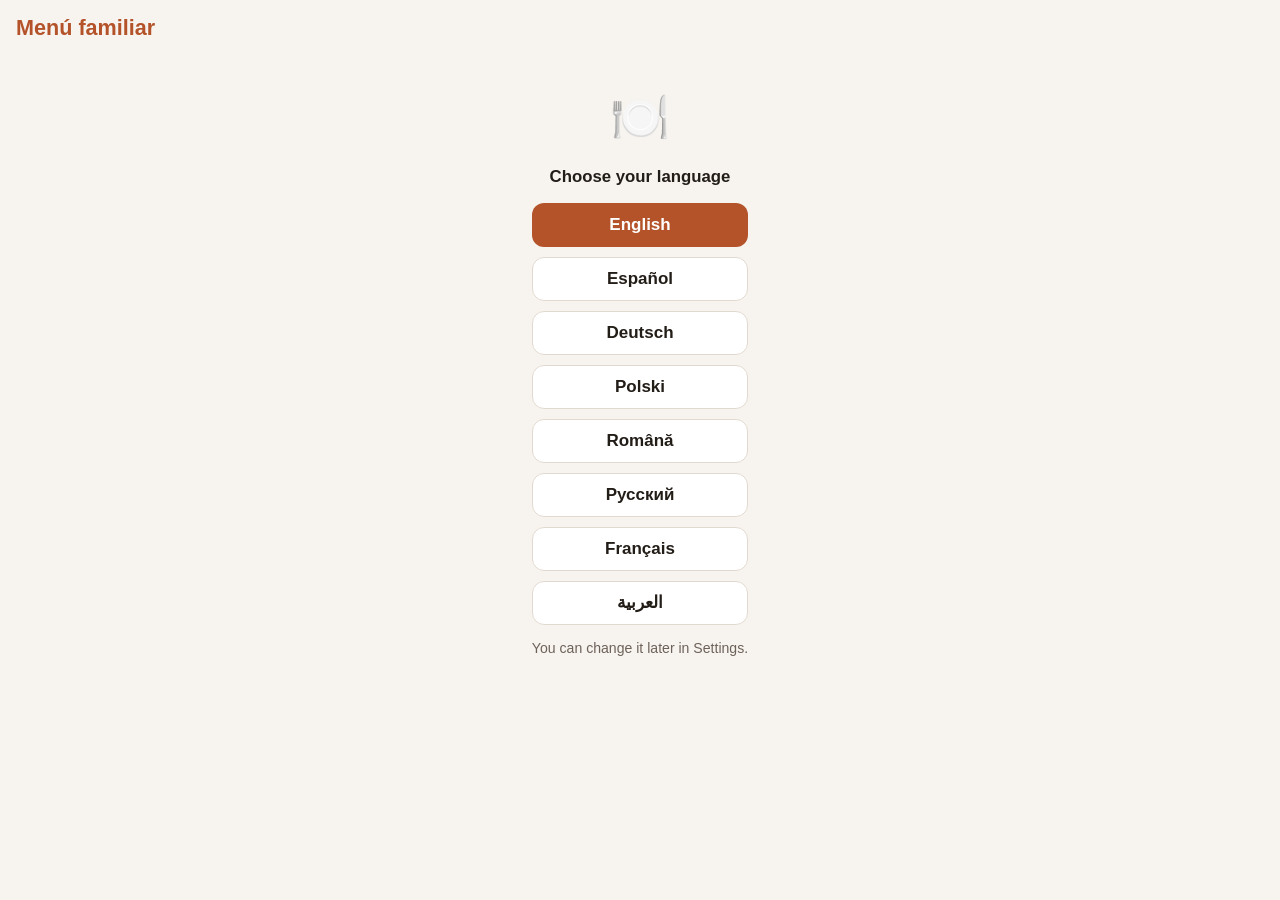
<file: index.html>
<!doctype html>
<html lang="es">
<head>
  <meta charset="utf-8">
  <meta name="viewport" content="width=device-width, initial-scale=1, viewport-fit=cover">
  <title>Menú familiar</title>
  <meta name="description" content="Planifica las comidas de la semana con vuestros platos de siempre, por colores, y alguna idea nueva de vez en cuando.">
  <meta name="theme-color" content="#f7f4ef" media="(prefers-color-scheme: light)">
  <meta name="theme-color" content="#151311" media="(prefers-color-scheme: dark)">
  <meta name="apple-mobile-web-app-capable" content="yes">
  <meta name="mobile-web-app-capable" content="yes">
  <meta name="apple-mobile-web-app-title" content="Menú familiar">
  <meta name="apple-mobile-web-app-status-bar-style" content="default">
  <link rel="manifest" href="manifest.webmanifest">
  <link rel="apple-touch-icon" href="icons/apple-touch-icon.png">
  <link rel="icon" type="image/png" href="icons/icon-192.png">
  <link rel="stylesheet" href="styles.css?v=27">
</head>
<body>
  <div id="fondo" aria-hidden="true"></div>
  <header class="topbar">
    <h1 id="title">Menú familiar</h1>
    <div class="actions" id="actions"></div>
  </header>

  <main id="view" tabindex="-1"></main>

  <nav class="tabs" id="tabs">
    <button type="button" data-tab="semana"><span class="tab-ic" aria-hidden="true">📅</span>Semana</button>
    <button type="button" data-tab="compra"><span class="tab-ic" aria-hidden="true">🛒</span>Compra</button>
    <button type="button" data-tab="platos"><span class="tab-ic" aria-hidden="true">📖</span>Mis platos</button>
    <button type="button" data-tab="familia"><span class="tab-ic" aria-hidden="true">👨‍👩‍👧</span>Familia</button>
    <button type="button" data-tab="ideas"><span class="tab-ic" aria-hidden="true">✨</span>Ideas</button>
    <button type="button" data-tab="citas"><span class="tab-ic" aria-hidden="true">📌</span>Citas</button>
    <button type="button" data-tab="ajustes"><span class="tab-ic" aria-hidden="true">⚙️</span>Ajustes</button>
  </nav>

  <div class="scrim" id="scrim"></div>
  <section class="sheet" id="sheet" role="dialog" aria-modal="true" aria-hidden="true" inert></section>
  <div class="toast" id="toast" role="status" aria-live="polite"></div>

  <!-- Al publicar una versión nueva, sube el número de ?v= en todos (y en APP_VERSION de app.js) -->
  <script src="i18n.js?v=27"></script>
  <!-- El archivo de textos del idioma elegido (el español va dentro del código) -->
  <script>if (IDIOMA && IDIOMA !== 'es') document.write('<script src="lang/' + IDIOMA + '.js?v=27"><\/script><script src="lang/recetas-' + IDIOMA + '.js?v=27"><\/script>');</script>
  <script src="platos.js?v=27"></script>
  <script src="familia.js?v=27"></script>
  <script src="avisos.js?v=27"></script>
  <script src="compra.js?v=27"></script>
  <script src="recetas.js?v=27"></script>
  <script src="dibujos.js?v=27"></script>
  <script src="miembros.js?v=27"></script>
  <script src="citas.js?v=27"></script>
  <script src="guia.js?v=27"></script>
  <script src="ajustes.js?v=27"></script>
  <script src="app.js?v=27"></script>
</body>
</html>
</file>
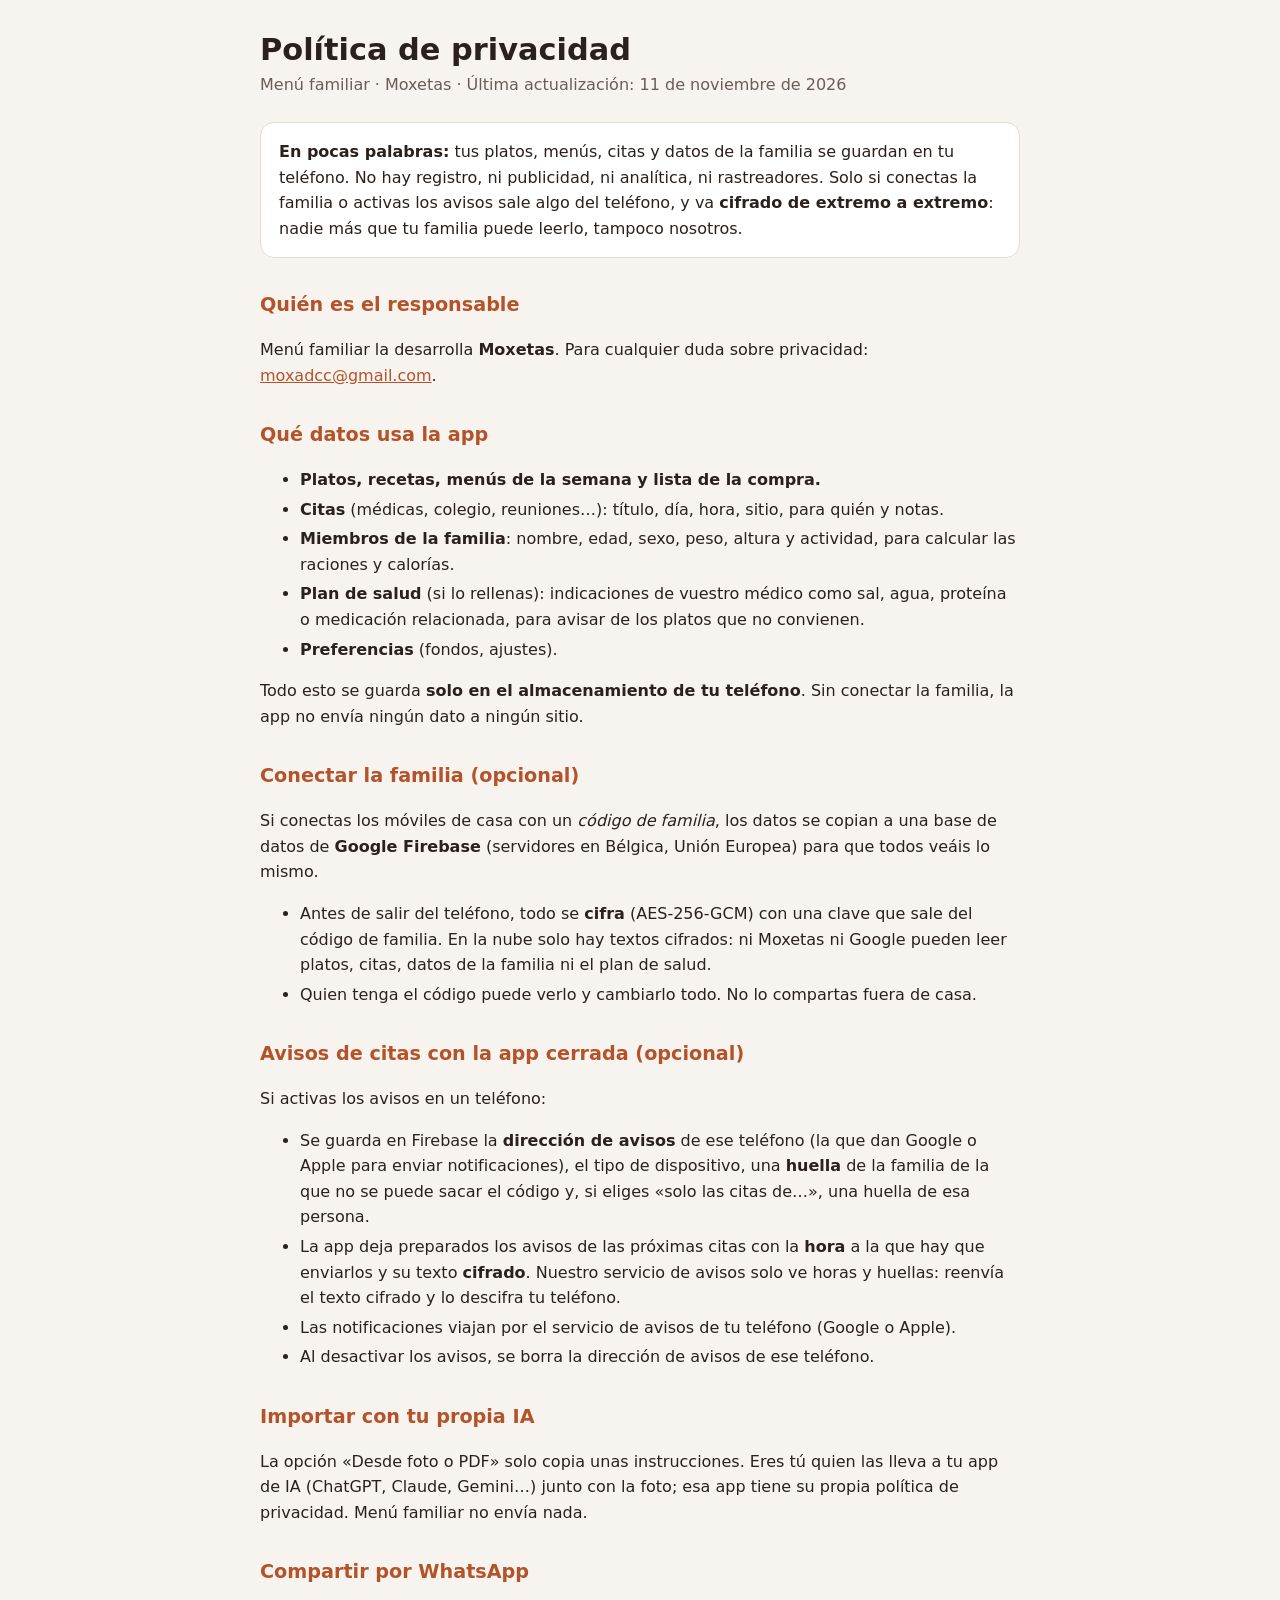
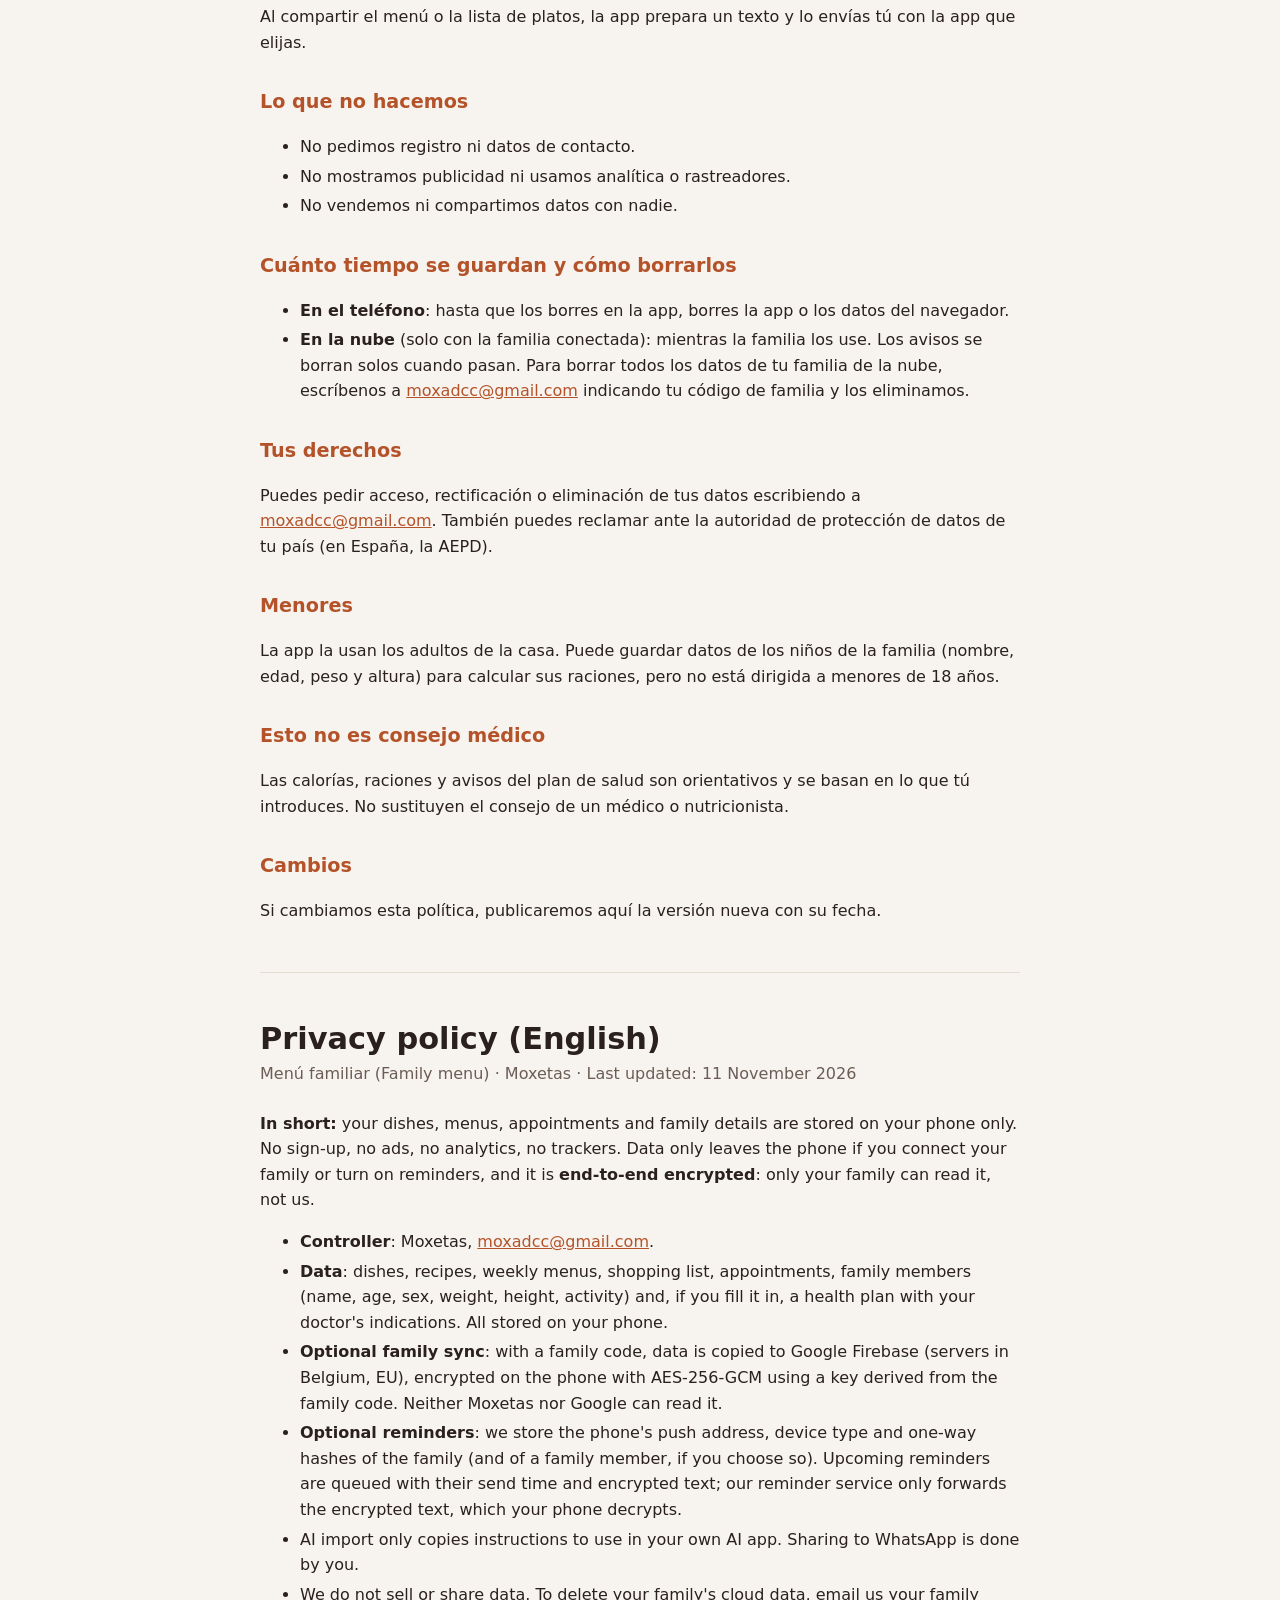
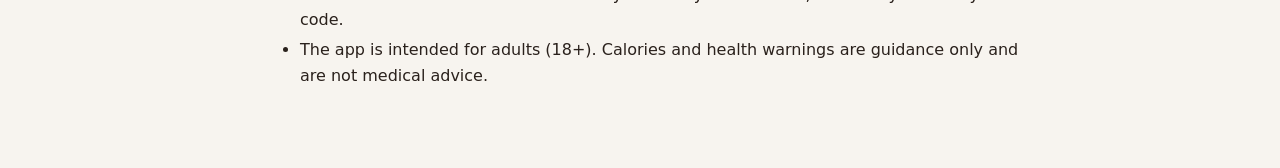
<file: privacidad.html>
<!doctype html>
<html lang="es">
<head>
<meta charset="utf-8">
<meta name="viewport" content="width=device-width, initial-scale=1">
<title>Política de privacidad · Menú familiar</title>
<meta name="description" content="Qué datos usa Menú familiar y cómo los protege.">
<style>
  :root { color-scheme: light dark; --bg: #f7f4ef; --fg: #2a211c; --muted: #6b5d55; --card: #fff; --line: #e6ddd2; --accent: #b4532a; }
  @media (prefers-color-scheme: dark) { :root { --bg: #171310; --fg: #f1e9e2; --muted: #b9a99c; --card: #211b17; --line: #3a2f28; --accent: #e8875a; } }
  body { margin: 0; background: var(--bg); color: var(--fg); font: 16px/1.6 system-ui, -apple-system, "Segoe UI", sans-serif; }
  main { max-width: 760px; margin: 0 auto; padding: 32px 16px 64px; }
  h1 { font-size: 1.9rem; line-height: 1.2; margin: 0 0 4px; }
  h2 { font-size: 1.2rem; margin: 32px 0 8px; color: var(--accent); }
  .meta { color: var(--muted); margin: 0 0 24px; }
  .card { background: var(--card); border: 1px solid var(--line); border-radius: 14px; padding: 16px 18px; }
  a { color: var(--accent); }
  li { margin: 4px 0; }
  hr { border: 0; border-top: 1px solid var(--line); margin: 48px 0; }
</style>
</head>
<body>
<main>
  <h1>Política de privacidad</h1>
  <p class="meta">Menú familiar · Moxetas · Última actualización: 11 de noviembre de 2026</p>

  <div class="card">
    <strong>En pocas palabras:</strong> tus platos, menús, citas y datos de la familia se guardan en tu teléfono. No hay registro, ni publicidad, ni analítica, ni rastreadores.
    Solo si conectas la familia o activas los avisos sale algo del teléfono, y va <strong>cifrado de extremo a extremo</strong>: nadie más que tu familia puede leerlo, tampoco nosotros.
  </div>

  <h2>Quién es el responsable</h2>
  <p>Menú familiar la desarrolla <strong>Moxetas</strong>. Para cualquier duda sobre privacidad: <a href="mailto:moxadcc@gmail.com">moxadcc@gmail.com</a>.</p>

  <h2>Qué datos usa la app</h2>
  <ul>
    <li><strong>Platos, recetas, menús de la semana y lista de la compra.</strong></li>
    <li><strong>Citas</strong> (médicas, colegio, reuniones…): título, día, hora, sitio, para quién y notas.</li>
    <li><strong>Miembros de la familia</strong>: nombre, edad, sexo, peso, altura y actividad, para calcular las raciones y calorías.</li>
    <li><strong>Plan de salud</strong> (si lo rellenas): indicaciones de vuestro médico como sal, agua, proteína o medicación relacionada, para avisar de los platos que no convienen.</li>
    <li><strong>Preferencias</strong> (fondos, ajustes).</li>
  </ul>
  <p>Todo esto se guarda <strong>solo en el almacenamiento de tu teléfono</strong>. Sin conectar la familia, la app no envía ningún dato a ningún sitio.</p>

  <h2>Conectar la familia (opcional)</h2>
  <p>Si conectas los móviles de casa con un <em>código de familia</em>, los datos se copian a una base de datos de <strong>Google Firebase</strong> (servidores en Bélgica, Unión Europea) para que todos veáis lo mismo.</p>
  <ul>
    <li>Antes de salir del teléfono, todo se <strong>cifra</strong> (AES-256-GCM) con una clave que sale del código de familia. En la nube solo hay textos cifrados: ni Moxetas ni Google pueden leer platos, citas, datos de la familia ni el plan de salud.</li>
    <li>Quien tenga el código puede verlo y cambiarlo todo. No lo compartas fuera de casa.</li>
  </ul>

  <h2>Avisos de citas con la app cerrada (opcional)</h2>
  <p>Si activas los avisos en un teléfono:</p>
  <ul>
    <li>Se guarda en Firebase la <strong>dirección de avisos</strong> de ese teléfono (la que dan Google o Apple para enviar notificaciones), el tipo de dispositivo, una <strong>huella</strong> de la familia de la que no se puede sacar el código y, si eliges «solo las citas de…», una huella de esa persona.</li>
    <li>La app deja preparados los avisos de las próximas citas con la <strong>hora</strong> a la que hay que enviarlos y su texto <strong>cifrado</strong>. Nuestro servicio de avisos solo ve horas y huellas: reenvía el texto cifrado y lo descifra tu teléfono.</li>
    <li>Las notificaciones viajan por el servicio de avisos de tu teléfono (Google o Apple).</li>
    <li>Al desactivar los avisos, se borra la dirección de avisos de ese teléfono.</li>
  </ul>

  <h2>Importar con tu propia IA</h2>
  <p>La opción «Desde foto o PDF» solo copia unas instrucciones. Eres tú quien las lleva a tu app de IA (ChatGPT, Claude, Gemini…) junto con la foto; esa app tiene su propia política de privacidad. Menú familiar no envía nada.</p>

  <h2>Compartir por WhatsApp</h2>
  <p>Al compartir el menú o la lista de platos, la app prepara un texto y lo envías tú con la app que elijas.</p>

  <h2>Lo que no hacemos</h2>
  <ul>
    <li>No pedimos registro ni datos de contacto.</li>
    <li>No mostramos publicidad ni usamos analítica o rastreadores.</li>
    <li>No vendemos ni compartimos datos con nadie.</li>
  </ul>

  <h2>Cuánto tiempo se guardan y cómo borrarlos</h2>
  <ul>
    <li><strong>En el teléfono</strong>: hasta que los borres en la app, borres la app o los datos del navegador.</li>
    <li><strong>En la nube</strong> (solo con la familia conectada): mientras la familia los use. Los avisos se borran solos cuando pasan. Para borrar todos los datos de tu familia de la nube, escríbenos a <a href="mailto:moxadcc@gmail.com">moxadcc@gmail.com</a> indicando tu código de familia y los eliminamos.</li>
  </ul>

  <h2>Tus derechos</h2>
  <p>Puedes pedir acceso, rectificación o eliminación de tus datos escribiendo a <a href="mailto:moxadcc@gmail.com">moxadcc@gmail.com</a>. También puedes reclamar ante la autoridad de protección de datos de tu país (en España, la AEPD).</p>

  <h2>Menores</h2>
  <p>La app la usan los adultos de la casa. Puede guardar datos de los niños de la familia (nombre, edad, peso y altura) para calcular sus raciones, pero no está dirigida a menores de 18 años.</p>

  <h2>Esto no es consejo médico</h2>
  <p>Las calorías, raciones y avisos del plan de salud son orientativos y se basan en lo que tú introduces. No sustituyen el consejo de un médico o nutricionista.</p>

  <h2>Cambios</h2>
  <p>Si cambiamos esta política, publicaremos aquí la versión nueva con su fecha.</p>

  <hr>

  <h1 lang="en">Privacy policy (English)</h1>
  <div lang="en">
    <p class="meta">Menú familiar (Family menu) · Moxetas · Last updated: 11 November 2026</p>
    <p><strong>In short:</strong> your dishes, menus, appointments and family details are stored on your phone only. No sign-up, no ads, no analytics, no trackers. Data only leaves the phone if you connect your family or turn on reminders, and it is <strong>end-to-end encrypted</strong>: only your family can read it, not us.</p>
    <ul>
      <li><strong>Controller</strong>: Moxetas, <a href="mailto:moxadcc@gmail.com">moxadcc@gmail.com</a>.</li>
      <li><strong>Data</strong>: dishes, recipes, weekly menus, shopping list, appointments, family members (name, age, sex, weight, height, activity) and, if you fill it in, a health plan with your doctor's indications. All stored on your phone.</li>
      <li><strong>Optional family sync</strong>: with a family code, data is copied to Google Firebase (servers in Belgium, EU), encrypted on the phone with AES-256-GCM using a key derived from the family code. Neither Moxetas nor Google can read it.</li>
      <li><strong>Optional reminders</strong>: we store the phone's push address, device type and one-way hashes of the family (and of a family member, if you choose so). Upcoming reminders are queued with their send time and encrypted text; our reminder service only forwards the encrypted text, which your phone decrypts.</li>
      <li>AI import only copies instructions to use in your own AI app. Sharing to WhatsApp is done by you.</li>
      <li>We do not sell or share data. To delete your family's cloud data, email us your family code.</li>
      <li>The app is intended for adults (18+). Calories and health warnings are guidance only and are not medical advice.</li>
    </ul>
  </div>
</main>
</body>
</html>
</file>
<file: styles.css>
/* Una columna: barra superior, contenido y pestañas abajo. Cada tipo de plato tiene su color. */
:root {
  --bg: #f7f4ef;
  --surface: #ffffff;
  --surface-2: #efe9e1;
  --fg: #231d18;
  --muted: #6d625a;
  --line: #e2d9ce;
  --accent: #b4532a;
  --accent-fg: #ffffff;
  --scrim: rgba(25, 15, 8, 0.4);
  --shadow: 0 1px 2px rgba(40, 20, 5, 0.06), 0 2px 8px rgba(40, 20, 5, 0.05);
  --font: -apple-system, BlinkMacSystemFont, "SF Pro Text", "Segoe UI", Roboto, "Helvetica Neue", sans-serif;
  --radius: 16px;

  /* Colores de cada tipo */
  --pescado: #1f6fd1;
  --carne: #d23131;
  --cerdo: #d4517d;
  --cordero: #0f8b8d;
  --conejo: #9a6b5b;
  --ave: #e07a12;
  --verdura: #2f9a3c;
  --legumbres: #8a5a2b;
  --pasta: #c9a100;
  --huevos: #8b4fd6;
  --otros: #6b7280;
  --tint: 13%;
  color-scheme: light;
}

@media (prefers-color-scheme: dark) {
  :root {
    --bg: #151311;
    --surface: #201d1a;
    --surface-2: #2c2824;
    --fg: #efe8e1;
    --muted: #aa9f95;
    --line: #38322c;
    --accent: #f08a5d;
    --accent-fg: #2a1206;
    --scrim: rgba(0, 0, 0, 0.6);
    --shadow: none;
    --pescado: #5aa2f5;
    --carne: #f26b6b;
    --cerdo: #f08aab;
    --cordero: #4fc4c6;
    --conejo: #d29c8a;
    --ave: #f5a14a;
    --verdura: #5fca6c;
    --legumbres: #c4925f;
    --pasta: #e6c63a;
    --huevos: #b48af0;
    --otros: #9ca3af;
    --tint: 20%;
    color-scheme: dark;
  }
}

* { box-sizing: border-box; }
[hidden] { display: none !important; }
html { -webkit-text-size-adjust: 100%; }
body {
  margin: 0;
  min-height: 100vh;
  background: var(--bg);
  color: var(--fg);
  font-family: var(--font);
  font-size: 16px;
  line-height: 1.4;
  -webkit-tap-highlight-color: transparent;
}
button, input, select, textarea { font: inherit; color: inherit; }
button { cursor: pointer; }
:focus-visible { outline: 2px solid var(--accent); outline-offset: 2px; }

.c-pescado { --c: var(--pescado); }
.c-carne { --c: var(--carne); }
.c-cerdo { --c: var(--cerdo); }
.c-cordero { --c: var(--cordero); }
.c-conejo { --c: var(--conejo); }
.c-ave { --c: var(--ave); }
.c-verdura { --c: var(--verdura); }
.c-legumbres { --c: var(--legumbres); }
.c-pasta { --c: var(--pasta); }
.c-huevos { --c: var(--huevos); }
.c-otros { --c: var(--otros); }

/* ---------- Barra superior ---------- */
.topbar {
  position: sticky;
  top: 0;
  z-index: 10;
  display: flex;
  align-items: center;
  justify-content: space-between;
  gap: 8px;
  min-height: calc(56px + env(safe-area-inset-top, 0px));
  padding: env(safe-area-inset-top, 0px) max(16px, env(safe-area-inset-right, 0px)) 0 max(16px, env(safe-area-inset-left, 0px));
  background: var(--bg);
}
.topbar h1 { margin: 0; font-size: 1.35rem; font-weight: 750; color: var(--accent); }
.actions { display: flex; gap: 4px; }

/* ---------- Contenido ---------- */
main {
  display: grid;
  gap: 14px;
  max-width: 640px;
  margin: 0 auto;
  padding: 4px max(16px, env(safe-area-inset-right, 0px)) calc(100px + env(safe-area-inset-bottom, 0px)) max(16px, env(safe-area-inset-left, 0px));
}
main:focus { outline: none; }
h2 { margin: 8px 0 0; font-size: 1.05rem; }
.muted { color: var(--muted); }
.small { font-size: 0.88rem; }
p { margin: 0; }

.card {
  background: var(--surface);
  border-radius: var(--radius);
  box-shadow: var(--shadow);
  padding: 16px;
  display: grid;
  gap: 12px;
}

/* ---------- Botones ---------- */
.btn {
  display: inline-flex;
  align-items: center;
  justify-content: center;
  gap: 6px;
  min-height: 44px;
  padding: 0 16px;
  border: 1px solid var(--line);
  border-radius: 12px;
  background: var(--surface);
  font-weight: 600;
}
.btn:active { background: var(--surface-2); }
.btn.primary { background: var(--accent); color: var(--accent-fg); border-color: transparent; }
.btn.primary:active { filter: brightness(0.92); }
.btn.danger { color: var(--carne); }
.btn.small { min-height: 36px; padding: 0 12px; font-size: 0.9rem; }
.row { display: flex; flex-wrap: wrap; gap: 8px; }
.row > .grow { flex: 1 1 0; }

.pill-btn {
  min-height: 40px;
  padding: 0 14px;
  border: 0;
  border-radius: 999px;
  background: var(--surface-2);
  font-weight: 600;
  font-size: 0.92rem;
}

/* ---------- Semana ---------- */
.week-nav { display: grid; grid-template-columns: 44px 1fr 44px; align-items: center; }
.week-nav strong { text-align: center; }
.round {
  width: 44px; height: 44px;
  border: 0; border-radius: 50%;
  background: var(--surface-2);
  font-size: 1.2rem;
}

.legend { display: flex; flex-wrap: wrap; gap: 6px; }
.legend-item {
  display: inline-flex;
  align-items: center;
  gap: 6px;
  padding: 4px 10px 4px 6px;
  border-radius: 999px;
  background: var(--surface);
  box-shadow: var(--shadow);
  font-size: 0.85rem;
}
.legend-item b { font-variant-numeric: tabular-nums; }
.legend-item.low { opacity: 0.55; }
.dot { width: 12px; height: 12px; border-radius: 50%; background: var(--c, var(--otros)); flex: none; }

.day {
  background: var(--surface);
  border-radius: var(--radius);
  box-shadow: var(--shadow);
  padding: 12px 10px;
  display: grid;
  gap: 8px;
}
.day.today { outline: 2px solid var(--accent); outline-offset: -2px; }
.day-head { display: flex; justify-content: space-between; align-items: baseline; padding: 2px 6px; }
.day-head strong { text-transform: capitalize; }

.slot {
  display: grid;
  grid-template-columns: auto minmax(0, 1fr) auto;
  align-items: center;
  gap: 10px;
  width: 100%;
  min-height: 68px;
  padding: 10px 10px 10px 12px;
  border: 0;
  border-left: 6px solid var(--c, var(--line));
  border-radius: 10px;
  background: var(--surface-2);
  background: color-mix(in srgb, var(--c, var(--line)) var(--tint), var(--surface));
  text-align: left;
}
.slot.empty { border-left-style: dashed; background: transparent; outline: 1px dashed var(--line); outline-offset: -1px; }
.slot-meal { font-size: 0.75rem; text-transform: uppercase; letter-spacing: 0.06em; color: var(--muted); width: 50px; }
.slot-name { font-weight: 600; }
.slot.empty .slot-name { font-weight: 400; color: var(--muted); }
.slot-emoji { font-size: 1.2rem; }
.slot-main { display: block; }
.slot-icons { display: grid; justify-items: center; align-content: center; gap: 2px; }
.slot-ico .cute { width: 46px; height: 46px; }
.slot-icons.varios .slot-ico .cute { width: 42px; height: 42px; }
.slot-icons.varios .slot-ico.acomp .cute { width: 34px; height: 34px; }
.tag-new {
  display: inline-block;
  margin-left: 6px;
  padding: 1px 7px;
  border-radius: 999px;
  background: var(--accent);
  color: var(--accent-fg);
  font-size: 0.7rem;
  font-weight: 700;
  vertical-align: 2px;
}

/* ---------- Mis platos ---------- */
.group { display: grid; gap: 6px; }
.group-head { display: flex; align-items: center; gap: 8px; margin-top: 6px; font-weight: 700; }
.group-head .count { color: var(--muted); font-weight: 400; }
.dish {
  display: flex;
  align-items: center;
  gap: 10px;
  width: 100%;
  min-height: 48px;
  padding: 8px 12px;
  border: 0;
  border-left: 6px solid var(--c);
  border-radius: 10px;
  background: var(--surface);
  background: color-mix(in srgb, var(--c) calc(var(--tint) * 0.6), var(--surface));
  box-shadow: var(--shadow);
  text-align: left;
}
.dish .name { flex: 1; font-weight: 600; }
.badge { font-size: 0.75rem; color: var(--muted); }

input[type="text"], input[type="search"], textarea {
  width: 100%;
  min-height: 46px;
  padding: 10px 12px;
  border: 1px solid var(--line);
  border-radius: 12px;
  background: var(--surface);
  font-size: 16px;
}
textarea { min-height: 160px; resize: vertical; }
label.field { display: grid; gap: 6px; font-weight: 600; font-size: 0.92rem; }

.chips { display: flex; flex-wrap: wrap; gap: 6px; }
.chip {
  display: inline-flex;
  align-items: center;
  gap: 6px;
  min-height: 38px;
  padding: 0 12px;
  border: 2px solid transparent;
  border-radius: 999px;
  background: var(--surface-2);
  font-size: 0.9rem;
}
.chip[aria-pressed="true"] {
  border-color: var(--c, var(--accent));
  background: color-mix(in srgb, var(--c, var(--accent)) calc(var(--tint) * 1.6), var(--surface));
  font-weight: 700;
}

/* ---------- Ideas ---------- */
.idea {
  border-left: 8px solid var(--c);
  background: color-mix(in srgb, var(--c) var(--tint), var(--surface));
  text-align: center;
  padding: 24px 16px;
}
.idea .big { font-size: 2.6rem; }
.idea .title { font-size: 1.35rem; font-weight: 750; }

.empty-state { text-align: center; padding: 28px 16px; }
.empty-state .big { font-size: 2.6rem; }

/* ---------- Lista de la compra ---------- */
.item {
  display: flex;
  align-items: stretch;
  background: var(--surface);
  border-radius: 12px;
  box-shadow: var(--shadow);
}
.item-main {
  flex: 1;
  display: flex;
  align-items: center;
  gap: 12px;
  min-height: 52px;
  padding: 8px 12px;
  border: 0;
  background: transparent;
  text-align: left;
}
.tick {
  display: grid;
  place-items: center;
  flex: none;
  width: 26px;
  height: 26px;
  border: 2px solid var(--line);
  border-radius: 50%;
  font-size: 0.9rem;
  font-weight: 800;
}
.item-text { display: grid; }
.item-name { font-weight: 600; }
.item-from { font-size: 0.8rem; color: var(--muted); }
.item-edit {
  width: 48px;
  border: 0;
  border-left: 1px solid var(--line);
  background: transparent;
  color: var(--muted);
  font-size: 1.2rem;
}
.item.done { box-shadow: none; background: transparent; outline: 1px solid var(--line); outline-offset: -1px; }
.item.done .item-name { text-decoration: line-through; color: var(--muted); font-weight: 400; }
.item.done .tick { background: var(--verdura); border-color: var(--verdura); color: var(--surface); }

.from-dish {
  display: grid;
  gap: 8px;
  padding: 12px;
  border-left: 6px solid var(--c);
  border-radius: 12px;
  background: var(--surface);
}
.from-title { display: flex; align-items: center; gap: 8px; font-weight: 700; }
.chip.have { opacity: 0.6; }
.btn:disabled { opacity: 0.5; }
textarea.short { min-height: 96px; }

/* ---------- Recetas ---------- */
.recipe-meta { display: flex; flex-wrap: wrap; align-items: center; gap: 6px 14px; font-size: 0.9rem; color: var(--muted); }
.recipe-meta .dot { margin-right: -8px; }
.servings { display: flex; align-items: center; gap: 12px; }
.servings span { flex: 1; font-weight: 600; }
.servings strong { min-width: 2ch; text-align: center; font-size: 1.15rem; }
.ing-table {
  width: 100%;
  border-collapse: collapse;
  background: var(--surface);
  border-radius: 12px;
  overflow: hidden;
  font-size: 0.92rem;
}
.ing-table th, .ing-table td { padding: 8px 10px; text-align: left; border-bottom: 1px solid var(--line); }
.ing-table th { font-size: 0.75rem; text-transform: uppercase; letter-spacing: 0.05em; color: var(--muted); font-weight: 600; }
.ing-table th:nth-child(2), .ing-table td:nth-child(2) { white-space: nowrap; }
.ing-table th:last-child, .ing-table td:last-child { text-align: right; font-variant-numeric: tabular-nums; white-space: nowrap; }
.ing-table tfoot td { font-weight: 700; border-bottom: 0; }
.ing-table tfoot tr:first-child td { border-top: 2px solid var(--line); }
.macros { display: grid; grid-template-columns: repeat(3, 1fr); gap: 8px; }
.macros div { display: grid; justify-items: center; padding: 10px 6px; border-radius: 12px; background: var(--surface); }
.macros strong { font-size: 1.05rem; font-variant-numeric: tabular-nums; }
.macros span { font-size: 0.78rem; color: var(--muted); }
.steps-title { margin: 4px 0 0; font-size: 1rem; }
.steps { margin: 0; padding-left: 1.4em; display: grid; gap: 8px; line-height: 1.5; }
.steps li::marker { color: var(--accent); font-weight: 700; }

/* ---------- Dibujos y cuadrícula de platos ---------- */
.cute { display: block; width: 64px; height: 64px; flex: none; }
.tiles { display: grid; grid-template-columns: repeat(auto-fill, minmax(100px, 1fr)); gap: 8px; }
.tile {
  position: relative;
  display: grid;
  justify-items: center;
  align-content: start;
  gap: 6px;
  aspect-ratio: 1 / 1.08;
  padding: 10px 6px 8px;
  border: 0;
  border-radius: 16px;
  background: var(--surface);
  background: color-mix(in srgb, var(--c) calc(var(--tint) * 0.9), var(--surface));
  box-shadow: var(--shadow);
  text-align: center;
}
.tile:active { transform: scale(0.97); }
.tile .cute { width: 58%; height: auto; aspect-ratio: 1; }
.tile-name {
  font-size: 0.8rem;
  font-weight: 650;
  line-height: 1.2;
  display: -webkit-box;
  -webkit-line-clamp: 2;
  -webkit-box-orient: vertical;
  overflow: hidden;
}
.tile-fav { position: absolute; top: 6px; right: 7px; font-size: 0.8rem; }
.tile-badge {
  position: absolute;
  top: 6px;
  left: 6px;
  padding: 1px 6px;
  border-radius: 999px;
  background: var(--surface);
  color: var(--muted);
  font-size: 0.62rem;
  font-weight: 700;
  box-shadow: var(--shadow);
}

/* ---------- Comida con varios platos ---------- */
.slot-more { display: block; margin-top: 4px; font-size: 0.86rem; font-weight: 500; color: var(--muted); }
.slot-more .dot { display: inline-block; width: 8px; height: 8px; margin: 0 4px 0 6px; vertical-align: 0; }
.slot-more .dot:first-child { margin-left: 0; }
.meal-dish {
  display: grid;
  gap: 10px;
  padding: 12px;
  border-left: 6px solid var(--c);
  border-radius: 14px;
  background: var(--surface);
}
.md-head { display: flex; align-items: center; gap: 10px; }
.md-head .cute { width: 52px; height: 52px; }
.md-title { display: grid; gap: 2px; }
.md-who { display: grid; gap: 8px; }
.per-person { display: flex; flex-wrap: wrap; gap: 6px; }
.per-person > span { padding: 6px 10px; border-radius: 999px; background: var(--surface); font-size: 0.85rem; }

/* ---------- Pestaña Familia ---------- */
.members { display: grid; gap: 8px; }
.member {
  display: flex;
  align-items: center;
  gap: 12px;
  width: 100%;
  padding: 10px 14px;
  border: 0;
  border-radius: 14px;
  background: var(--surface);
  box-shadow: var(--shadow);
  text-align: left;
}
.avatar { display: grid; place-items: center; width: 44px; height: 44px; flex: none; border-radius: 50%; background: var(--surface-2); font-size: 1.6rem; }
.avatar.small { width: 32px; height: 32px; font-size: 1.15rem; }
.member-text { flex: 1; display: grid; }
.member-factor { display: grid; justify-items: end; }
.member-factor strong { font-size: 1.05rem; font-variant-numeric: tabular-nums; }
.member-factor span { font-size: 0.72rem; color: var(--muted); }
.intake { display: grid; gap: 10px; }
.intake-card { display: grid; gap: 8px; padding: 14px; border-radius: 16px; background: var(--surface); box-shadow: var(--shadow); }
.intake-head { display: flex; align-items: center; gap: 8px; }
.hero { display: flex; align-items: baseline; gap: 8px; }
.hero strong { font-size: 2rem; line-height: 1.1; font-variant-numeric: tabular-nums; }
.hero span { color: var(--muted); font-size: 0.9rem; }
.meter { height: 10px; border-radius: 999px; background: var(--surface-2); overflow: hidden; }
.meter span { display: block; height: 100%; border-radius: 999px; background: var(--accent); }
.small-macros div { background: var(--surface-2); }

/* ---------- Plan de salud ---------- */
.slot-health { margin-left: 6px; font-size: 0.9rem; }
.tile-health { position: absolute; bottom: 6px; right: 7px; font-size: 0.85rem; }
.health-line { margin: 0; font-size: 0.85rem; }
.health-tag { justify-self: start; margin-top: 2px; padding: 1px 8px; border-radius: 999px; background: var(--surface-2); font-size: 0.75rem; font-weight: 600; }
.health-box { display: grid; gap: 6px; padding: 12px; border-radius: 12px; background: var(--surface); border-left: 5px solid var(--verdura); }
.health-box.warn { border-left-color: var(--ave); }
.health-box.stop { border-left-color: var(--carne); }
.health-notes { margin: 0; padding-left: 0; list-style: none; display: grid; gap: 4px; font-size: 0.88rem; }
.danger-note { background: color-mix(in srgb, var(--carne) 14%, var(--surface)); }
.danger-text { color: var(--carne); font-weight: 600; }
.health-intake { display: grid; gap: 6px; padding-top: 10px; border-top: 1px solid var(--line); }
.sem { display: grid; gap: 6px; }
.sem-row { display: grid; grid-template-columns: 1.4em 1fr; gap: 6px; align-items: start; padding: 6px 10px; border-radius: 12px; background: var(--chip, rgba(127,127,127,.08)); }
.sem-row.sem-mal { background: rgba(220, 38, 38, .10); }
.sem-row.sem-casi { background: rgba(234, 179, 8, .13); }
.sem-row.sem-ok { background: rgba(22, 163, 74, .08); }
.sem-dot { font-size: .9rem; line-height: 1.5; }
.sem-txt { font-size: .92rem; line-height: 1.35; }
.sem-txt > span:not(.muted) { font-weight: 600; }
.sem-txt > span:not(.muted)::before { content: '· '; color: var(--muted, #888); font-weight: 400; }
.sem-txt > .muted { display: block; margin-top: 1px; }
.variedad { display: grid; gap: 8px; }
.numeros { display: grid; gap: 8px; padding-top: 10px; border-top: 1px solid var(--line); }
.intake-head .muted { margin-left: auto; }
.hrow { display: grid; grid-template-columns: 1.5em 1fr auto; align-items: baseline; gap: 4px 8px; font-size: 0.92rem; }
.hrow strong { font-variant-numeric: tabular-nums; }
.hextra { grid-column: 2 / -1; margin-top: -2px; }
.water .hero strong { font-size: 1.6rem; }

/* ---------- Desglose del consumo ---------- */
.breakdown { display: grid; gap: 10px; padding-top: 10px; border-top: 1px solid var(--line); }
.bd-list { display: grid; gap: 6px; }
.bd-item { border-radius: 12px; background: var(--surface-2); overflow: hidden; }
.bd-row {
  display: grid;
  grid-template-columns: minmax(0, 1fr) auto;
  gap: 6px 10px;
  width: 100%;
  padding: 10px 12px;
  border: 0;
  background: transparent;
  text-align: left;
}
.bd-name { font-size: 0.9rem; font-weight: 600; }
.bd-name .dot { display: inline-block; width: 9px; height: 9px; margin-right: 6px; }
.bd-val { font-size: 0.9rem; font-weight: 700; font-variant-numeric: tabular-nums; white-space: nowrap; text-align: right; }
.bd-val .muted { font-weight: 500; margin-left: 4px; }
.bd-bar { grid-column: 1 / -1; height: 6px; border-radius: 999px; background: var(--surface); overflow: hidden; }
.bd-bar span { display: block; height: 100%; border-radius: 999px; background: var(--accent); }
.bd-ing { width: calc(100% - 16px); margin: 0 8px 6px; border-collapse: collapse; font-size: 0.85rem; background: var(--surface); border-radius: 10px; overflow: hidden; }
.bd-ing th, .bd-ing td { padding: 6px 8px; text-align: left; border-bottom: 1px solid var(--line); }
.bd-ing th { font-size: 0.7rem; text-transform: uppercase; letter-spacing: 0.04em; color: var(--muted); font-weight: 600; }
.bd-ing td:nth-child(2), .bd-ing td:last-child, .bd-ing th:nth-child(2), .bd-ing th:last-child { text-align: right; white-space: nowrap; font-variant-numeric: tabular-nums; }
.bd-item > .muted { margin: 0 12px 10px; }

/* ---------- Citas ---------- */
.citas { display: grid; gap: 8px; }
.cita {
  display: flex;
  align-items: center;
  gap: 12px;
  width: 100%;
  padding: 10px 12px;
  border: 0;
  border-left: 6px solid var(--accent);
  border-radius: 14px;
  background: var(--surface);
  box-shadow: var(--shadow);
  text-align: left;
}
.cita.tipo-medica { border-left-color: var(--pescado); }
.cita.tipo-reunion { border-left-color: var(--huevos); }
.cita.tipo-colegio { border-left-color: var(--pasta); }
.cita-fecha { display: grid; justify-items: center; min-width: 44px; padding: 4px 0; border-radius: 10px; background: var(--surface-2); }
.cita-fecha strong { font-size: 1.3rem; line-height: 1.1; font-variant-numeric: tabular-nums; }
.cita-fecha span { font-size: 0.7rem; color: var(--muted); text-transform: uppercase; }
.cita-text { flex: 1; display: grid; gap: 2px; }
.cita-falta { justify-self: start; padding: 1px 8px; border-radius: 999px; background: var(--surface-2); font-size: 0.75rem; font-weight: 700; }
.cita-bell { font-size: 0.9rem; opacity: 0.7; }
.citas.pasadas .cita { opacity: 0.6; box-shadow: none; }
.day-cita {
  display: block;
  width: 100%;
  padding: 6px 10px;
  border: 0;
  border-radius: 10px;
  background: var(--surface-2);
  font-size: 0.85rem;
  font-weight: 600;
  text-align: left;
}

/* ---------- Familia ---------- */
.stack { display: grid; gap: 10px; }
.region { display: grid; gap: 14px; }
.diag {
  margin: 0;
  padding: 12px;
  max-height: 45vh;
  overflow: auto;
  border-radius: 12px;
  background: var(--surface);
  font: 0.72rem/1.45 ui-monospace, "SF Mono", Menlo, monospace;
  white-space: pre-wrap;
  word-break: break-word;
  user-select: text;
  -webkit-user-select: text;
}
.code-box {
  padding: 16px;
  border-radius: 12px;
  background: var(--surface);
  border: 2px dashed var(--line);
  font-family: ui-monospace, "SF Mono", Menlo, monospace;
  font-size: 1.15rem;
  font-weight: 700;
  letter-spacing: 0.04em;
  text-align: center;
  user-select: all;
  -webkit-user-select: all;
  word-break: break-all;
}

/* ---------- Pestañas ---------- */
.tabs {
  position: fixed;
  left: 0; right: 0; bottom: 0;
  z-index: 10;
  display: grid;
  grid-template-columns: repeat(7, minmax(0, 1fr));
  padding: 6px max(8px, env(safe-area-inset-right, 0px)) calc(6px + env(safe-area-inset-bottom, 0px)) max(8px, env(safe-area-inset-left, 0px));
  background: var(--surface);
  border-top: 1px solid var(--line);
}
.tabs button {
  display: grid;
  justify-items: center;
  gap: 2px;
  min-height: 52px;
  border: 0;
  border-radius: 12px;
  background: transparent;
  color: var(--muted);
  font-size: 0.62rem;
  font-weight: 600;
  white-space: normal;
  text-align: center;
  line-height: 1.15;
  overflow-wrap: anywhere;
  hyphens: auto;
  min-width: 0;
  padding: 0 1px;
}
.tabs .tab-ic { font-size: 1.3rem; filter: grayscale(1); opacity: 0.7; }
.tabs button[aria-current="page"] { color: var(--accent); }
.tabs button[aria-current="page"] .tab-ic { filter: none; opacity: 1; }

/* ---------- Hoja inferior ---------- */
.scrim {
  position: fixed; inset: 0; z-index: 20;
  background: var(--scrim);
  opacity: 0; pointer-events: none;
  transition: opacity 0.2s;
}
.scrim.open { opacity: 1; pointer-events: auto; }
.sheet {
  position: fixed;
  left: 0; right: 0; bottom: 0;
  z-index: 21;
  max-width: 640px;
  max-height: 88vh;
  margin: 0 auto;
  overflow-y: auto;
  overscroll-behavior: contain;
  display: grid;
  gap: 14px;
  padding: 10px 16px calc(20px + env(safe-area-inset-bottom, 0px));
  border-radius: 22px 22px 0 0;
  background: var(--bg);
  transform: translateY(105%);
  visibility: hidden;
  transition: transform 0.25s ease, visibility 0s linear 0.25s;
}
.sheet.open { transform: none; visibility: visible; transition: transform 0.25s ease; }
.sheet .grabber { justify-self: center; width: 40px; height: 5px; border-radius: 3px; background: var(--line); }
.sheet-head { display: flex; justify-content: space-between; align-items: center; gap: 8px; }
.sheet-head h3 { flex: 1; margin: 0; font-size: 1.15rem; }
.sheet-head h3::first-letter { text-transform: uppercase; }
.close { width: 36px; height: 36px; border: 0; border-radius: 50%; background: var(--surface-2); font-size: 1rem; }
.notice {
  padding: 12px;
  border-radius: 12px;
  background: color-mix(in srgb, var(--accent) 14%, var(--surface));
  display: grid;
  gap: 10px;
}
.pick-list { display: grid; gap: 6px; }

/* ---------- Aviso ---------- */
.toast {
  position: fixed;
  left: 50%;
  bottom: calc(84px + env(safe-area-inset-bottom, 0px));
  z-index: 30;
  max-width: calc(100% - 32px);
  padding: 10px 16px;
  border-radius: 12px;
  background: var(--fg);
  color: var(--bg);
  font-size: 0.92rem;
  transform: translate(-50%, 20px);
  opacity: 0;
  pointer-events: none;
  transition: opacity 0.2s, transform 0.2s;
}
.toast.show { opacity: 1; transform: translate(-50%, 0); }

@media (prefers-reduced-motion: reduce) {
  .sheet, .scrim, .toast { transition: none; }
}

/* Guía y añadir desde foto o PDF */
.guia-pasos { margin: 8px 0 14px; padding-left: 22px; display: flex; flex-direction: column; gap: 10px; }
.guia-pasos li { display: flex; flex-direction: column; gap: 4px; }
.guia-pasos li span { color: var(--muted, #666); font-size: .92em; }
.ayuda-fila { margin-bottom: 12px; }
.imp-lista { list-style: none; padding: 0; margin: 0 0 12px; display: flex; flex-direction: column; gap: 10px; }
.imp-fila { display: flex; gap: 10px; align-items: flex-start; }
.imp-fila input[type="checkbox"] { width: 22px; height: 22px; margin-top: 10px; flex: none; }
.imp-fila .grow, .imp-fila input[type="text"] { flex: 1; min-width: 0; }
#imp-texto { width: 100%; min-height: 120px; font-family: ui-monospace, monospace; font-size: .9em; }

/* ---------- Temas ---------- */
/* Con tema, la foto de la pestaña es el fondo de toda la pantalla y se queda quieta al bajar.
   Encima lleva un velo: oscuro arriba (para el título) y del color del fondo más abajo (para leer bien). */
#fondo { position: fixed; inset: 0; z-index: -1; background: var(--bg); }
:root[data-tema] {
  --accent: var(--tema);
  --accent-fg: #ffffff;
  --velo: 247, 244, 239;
  --bg: color-mix(in srgb, var(--tema) 6%, #f7f4ef);
  --surface-2: color-mix(in srgb, var(--tema) 10%, #efe9e1);
  background: #000;
}
@media (prefers-color-scheme: dark) {
  :root[data-tema] {
    --accent: color-mix(in srgb, var(--tema) 55%, #ffffff);
    --accent-fg: #15120f;
    --velo: 21, 19, 17;
    --bg: color-mix(in srgb, var(--tema) 10%, #151311);
    --surface-2: color-mix(in srgb, var(--tema) 14%, #2c2824);
  }
}
:root[data-tema] body { background: transparent; }
:root[data-tema] #fondo {
  background:
    linear-gradient(180deg, rgba(0, 0, 0, 0.45) 0, rgba(0, 0, 0, 0) 200px),
    linear-gradient(180deg, rgba(var(--velo), 0) 0, rgba(var(--velo), 0.15) 160px, rgba(var(--velo), 0.62) 340px, rgba(var(--velo), 0.72) 100%),
    var(--tema-img) center / cover no-repeat,
    var(--tema);
}
:root[data-tema] .topbar {
  position: relative;
  align-items: flex-end;
  min-height: calc(130px + env(safe-area-inset-top, 0px));
  padding-bottom: 12px;
  background: transparent;
}
:root[data-tema] .topbar h1 { color: #ffffff; font-size: 1.6rem; text-shadow: 0 1px 8px rgba(0, 0, 0, 0.55); }
:root[data-tema] .topbar .pill-btn { background: rgba(255, 255, 255, 0.88); color: #1d1a17; }
/* El texto que va directamente sobre la foto lleva una franja del color del fondo para que se lea bien */
:root[data-tema] main > h2, :root[data-tema] main > p, :root[data-tema] .region > p, :root[data-tema] .region > h2, :root[data-tema] .group-head, :root[data-tema] .week-nav > div, :root[data-tema] .week-nav > strong {
  justify-self: start;
  width: fit-content;
  padding: 4px 10px;
  border-radius: 10px;
  background: rgba(var(--velo), 0.85);
}
:root[data-tema] .week-nav > div, :root[data-tema] .week-nav > strong { justify-self: center; }
.tema-pestanas { display: grid; gap: 8px; }
.tema-pestana {
  display: flex;
  align-items: center;
  gap: 12px;
  width: 100%;
  padding: 8px 12px 8px 8px;
  border: 0;
  border-radius: 14px;
  background: var(--surface);
  box-shadow: var(--shadow);
  text-align: left;
}
.tema-mini { display: grid; place-items: center; flex: none; width: 54px; height: 54px; border-radius: 10px; background: var(--surface-2) center / cover no-repeat; font-size: 1.4rem; }
.tema-pestana-txt { flex: 1; display: grid; }
.temas { display: grid; grid-template-columns: repeat(auto-fill, minmax(100px, 1fr)); gap: 10px; }
.tema-op {
  display: grid;
  gap: 6px;
  padding: 6px;
  border: 2px solid transparent;
  border-radius: 16px;
  background: var(--surface);
  box-shadow: var(--shadow);
  text-align: left;
}
.tema-op[aria-pressed="true"] { border-color: var(--accent); }
.tema-foto {
  display: grid;
  place-items: center;
  aspect-ratio: 1 / 1.1;
  border-radius: 11px;
  background: var(--surface-2) center / cover no-repeat;
  font-size: 2rem;
}
.tema-nombre { display: flex; align-items: center; gap: 6px; font-size: 0.78rem; font-weight: 650; line-height: 1.2; }
.tema-color { flex: none; width: 10px; height: 10px; border-radius: 50%; }

/* Elegir idioma la primera vez */
body.eligiendo-idioma .tabs,
body.eligiendo-idioma .topbar .actions { display: none; }
.idioma-pick {
  display: flex;
  flex-direction: column;
  align-items: center;
  gap: 14px;
  max-width: 340px;
  margin: 24px auto;
  text-align: center;
}
.idioma-pick .big { font-size: 3rem; }
.idioma-pick h2 { margin: 0; }
.idioma-lista {
  display: flex;
  flex-direction: column;
  gap: 10px;
  width: 100%;
}
.idioma-lista .btn { width: 100%; font-size: 1.0625rem; }
</file>
